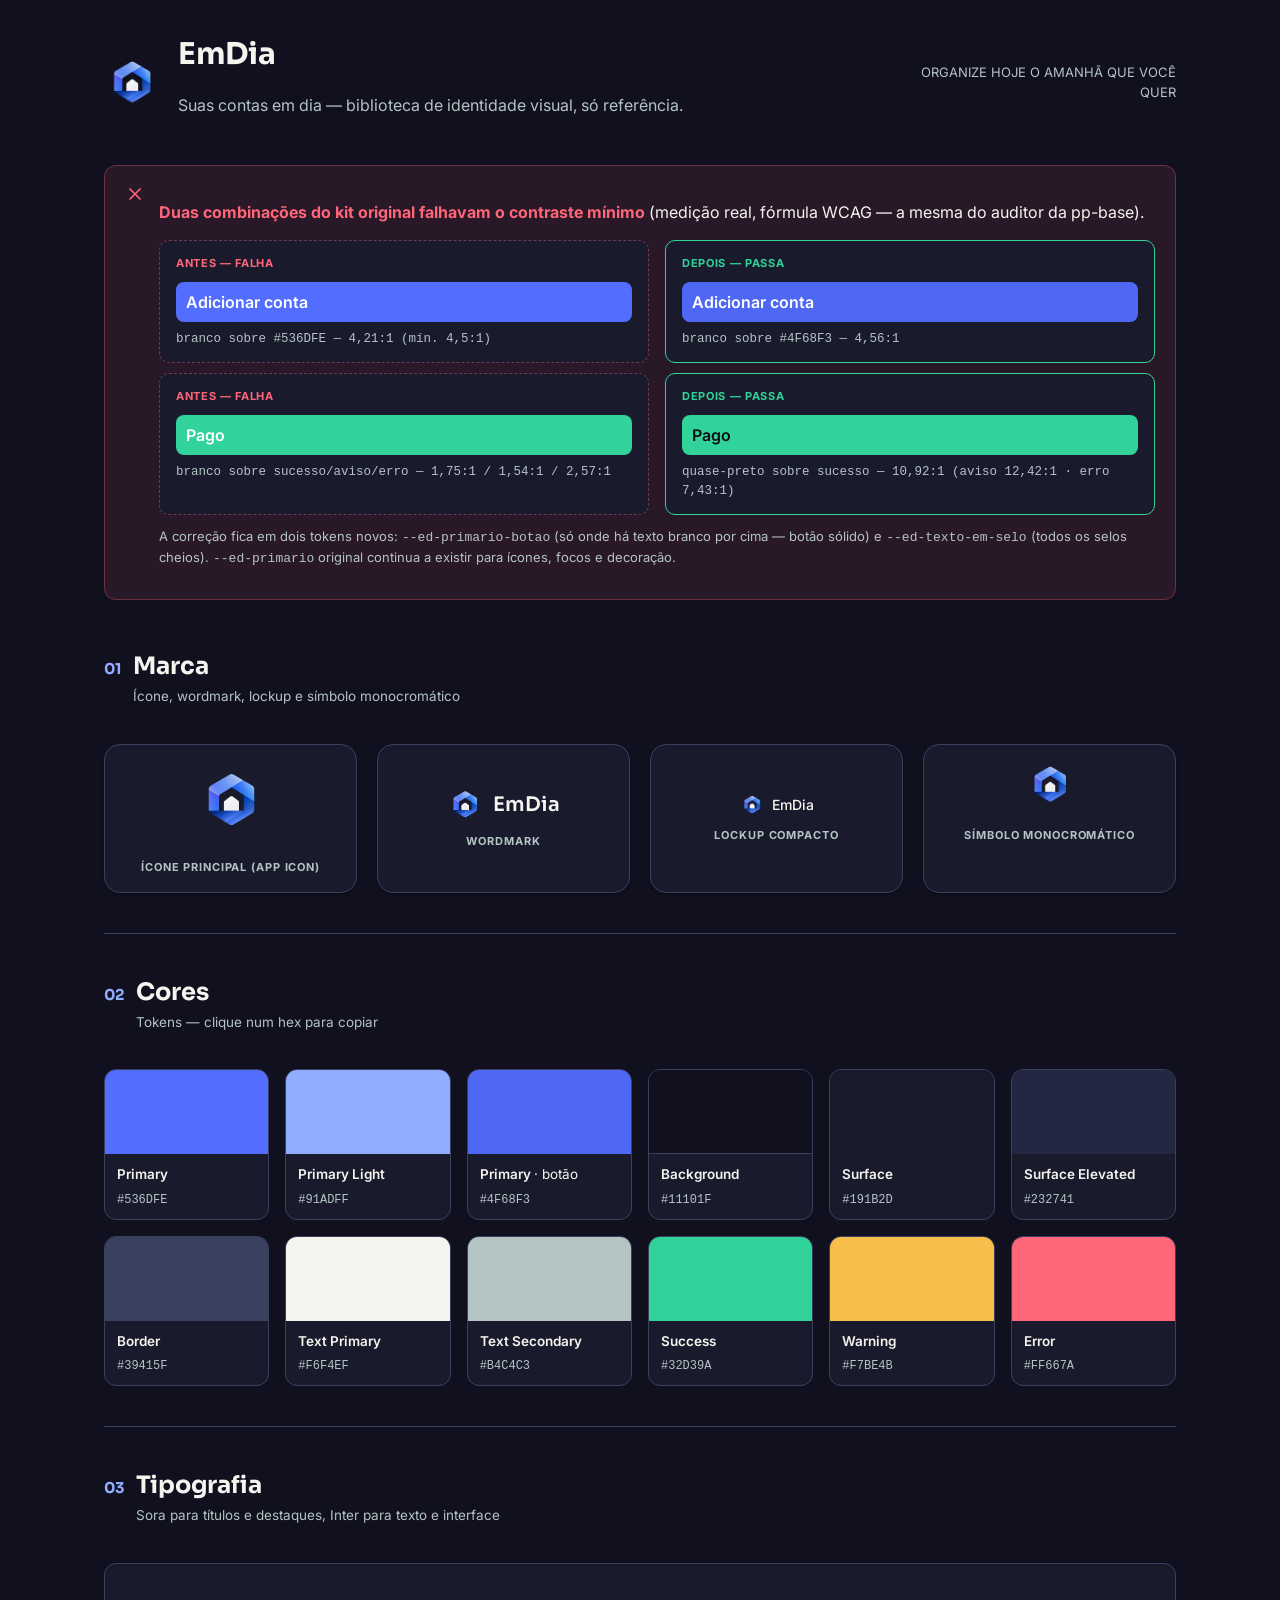
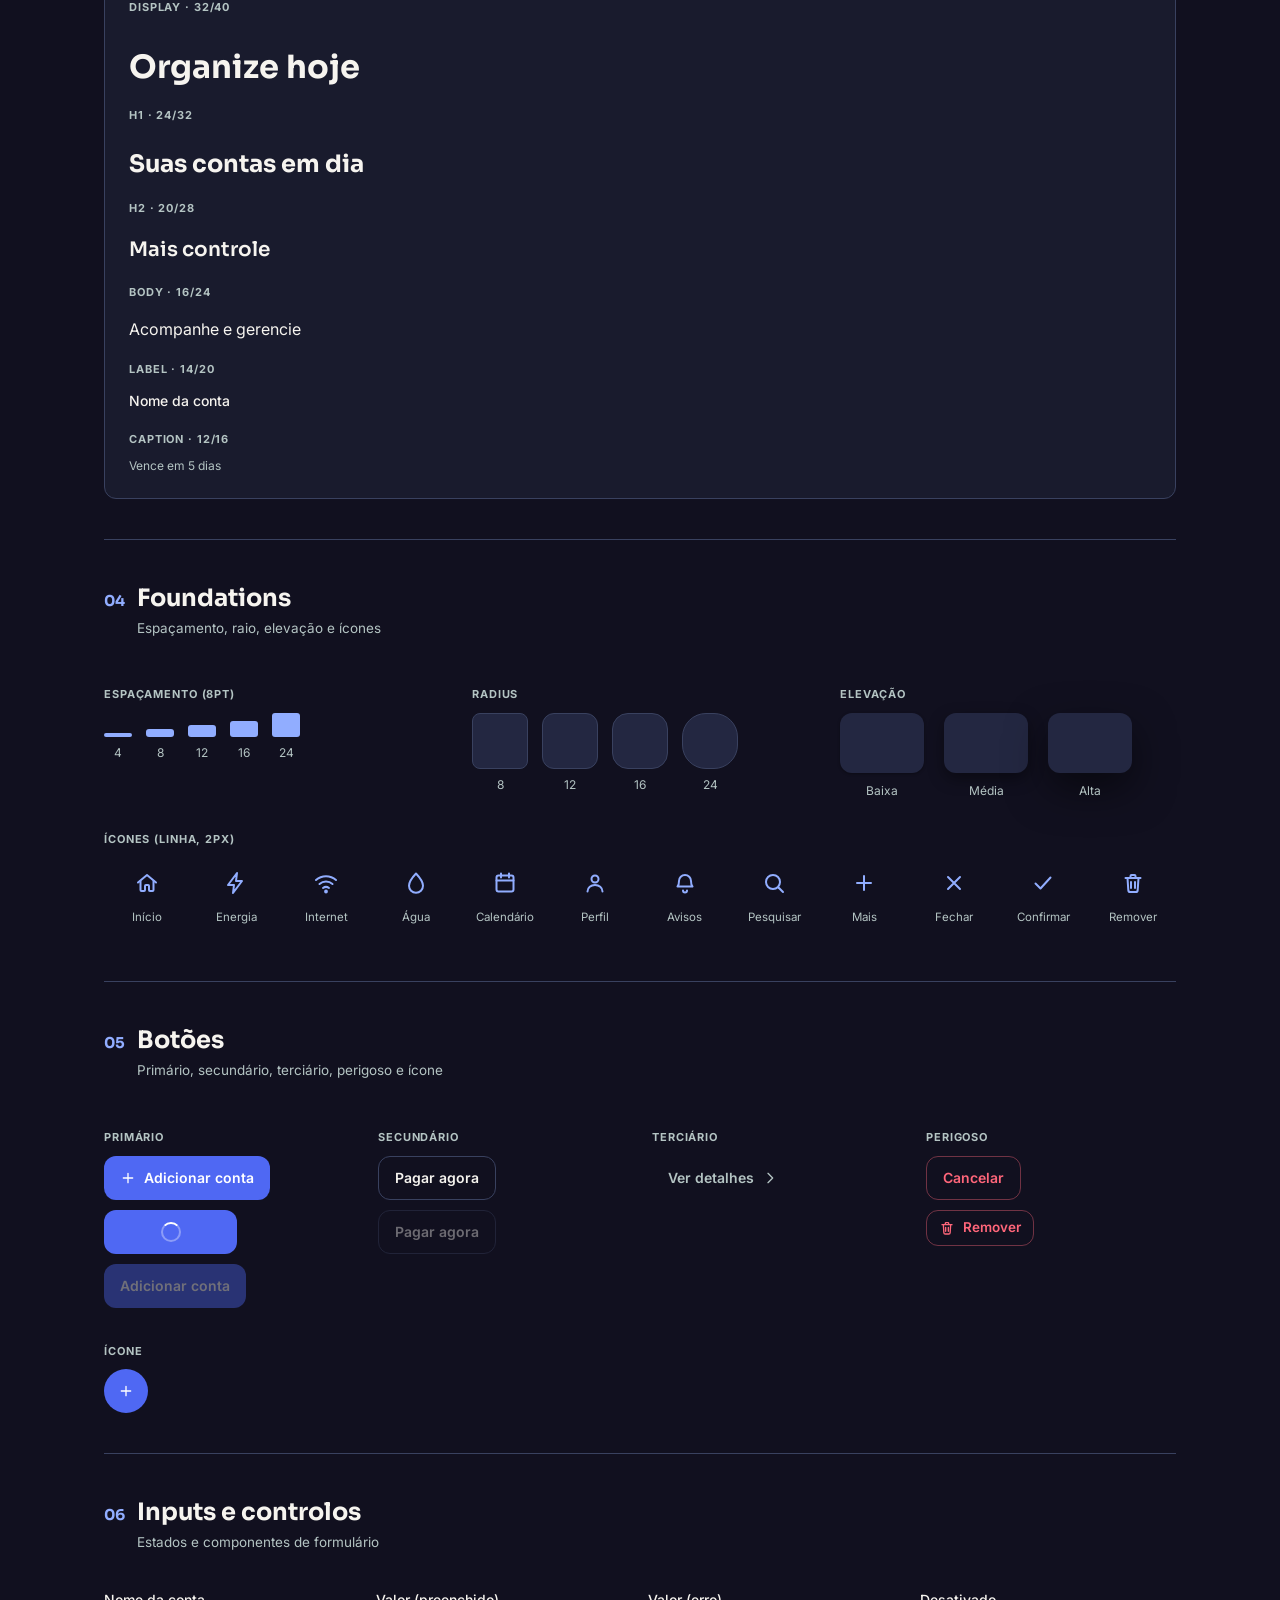
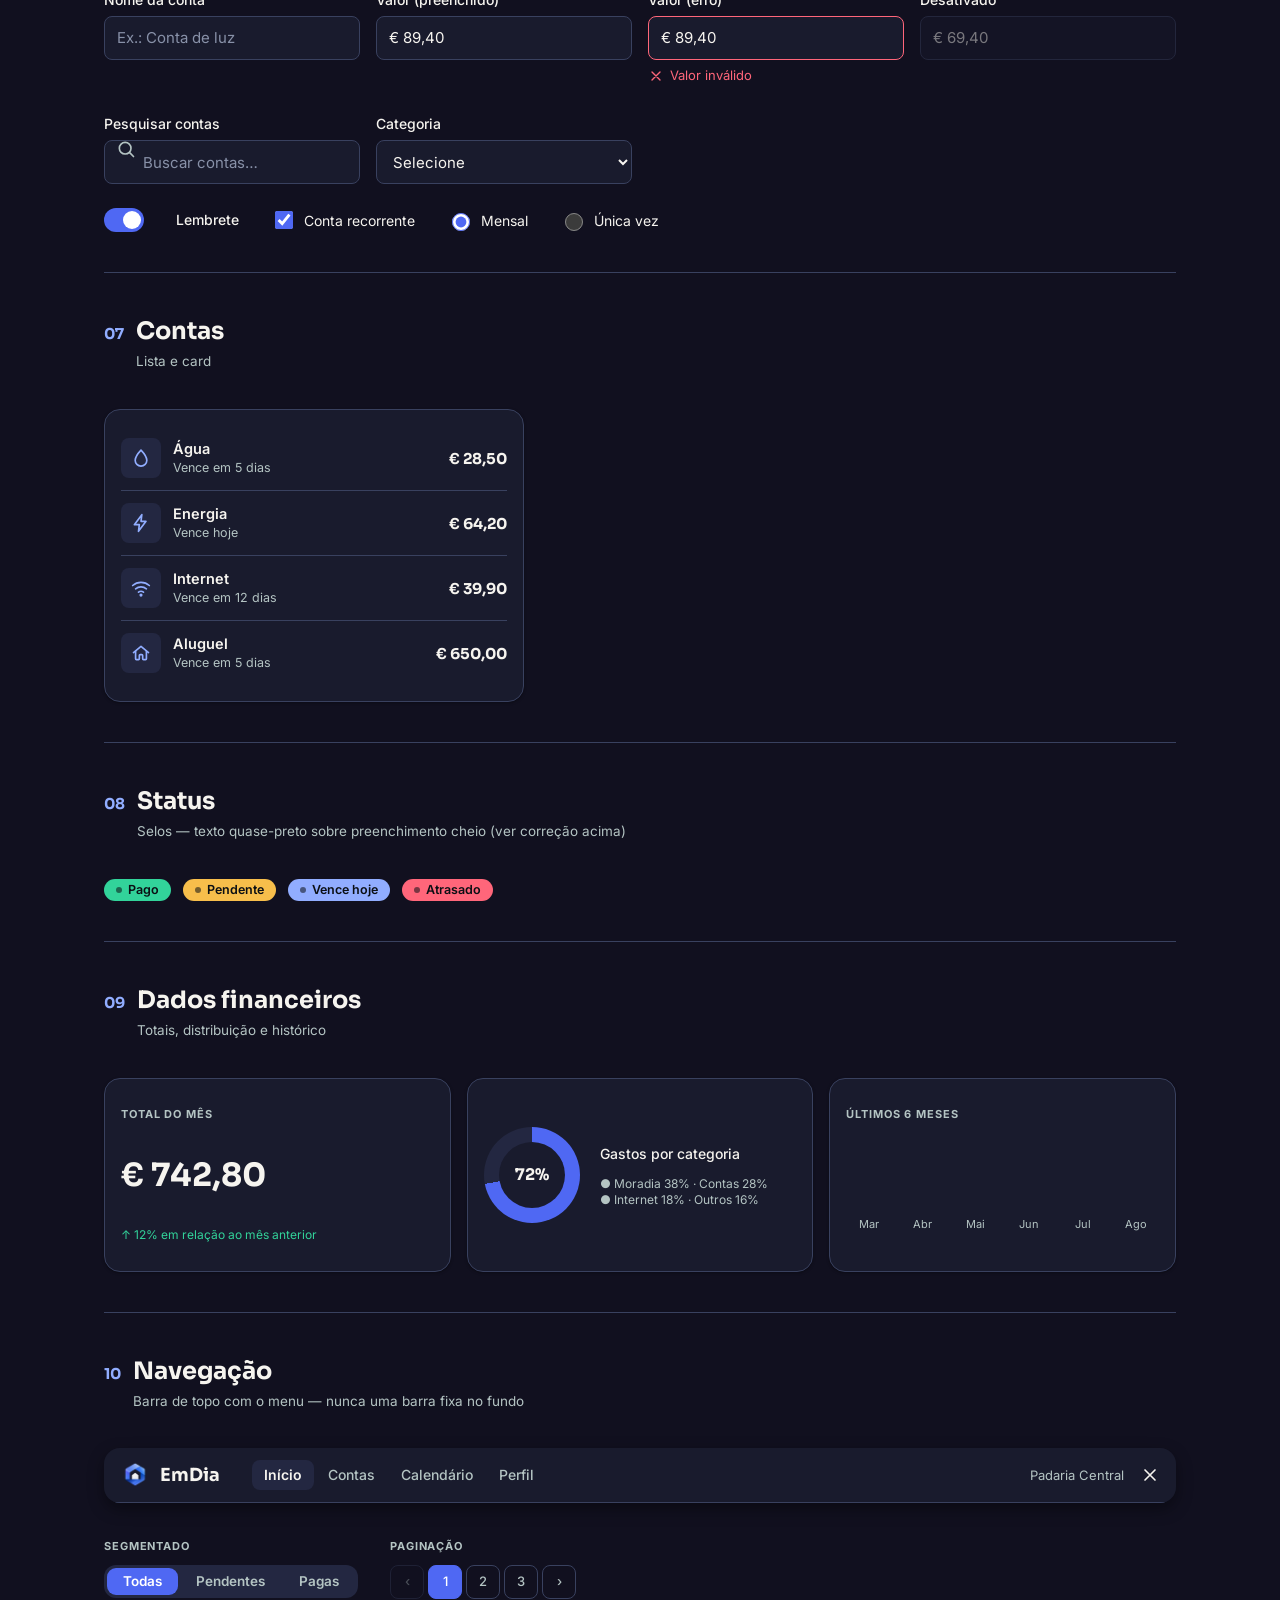
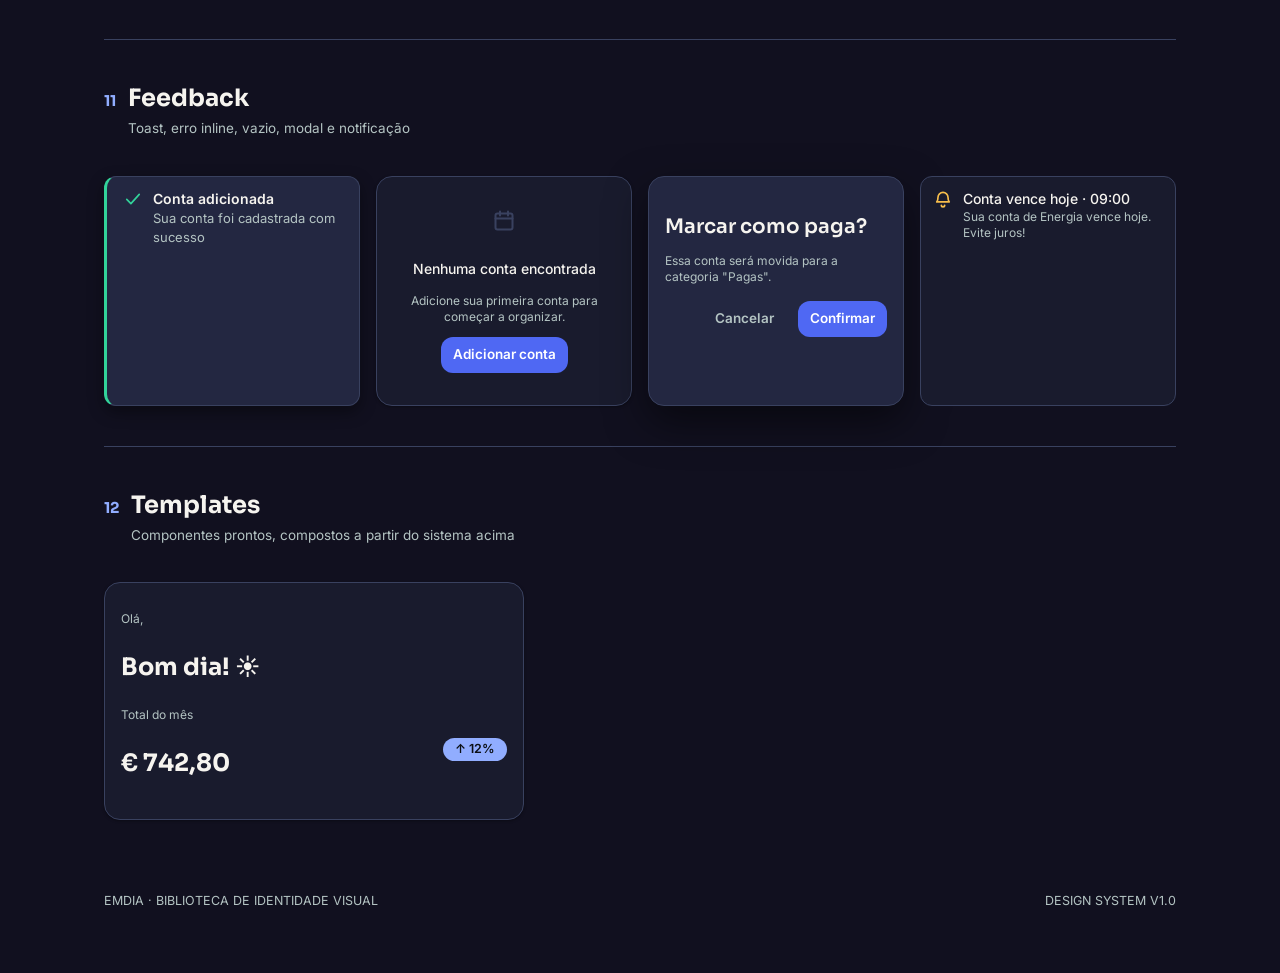
<file: biblioteca.html>
<!DOCTYPE html>
<html lang="pt-PT">
<head>
  <meta charset="UTF-8" />
  <meta name="emdia-versao" content="d6eb3565ac5d" />
  <meta name="viewport" content="width=device-width, initial-scale=1.0" />
  <title>Biblioteca — EmDia</title>
  <meta name="description" content="Referência de identidade visual: cores, tipografia e componentes." />
  <meta name="robots" content="noindex" />
  <link rel="icon" href="favicon-32.png" />
  <link rel="preconnect" href="https://fonts.googleapis.com" />
  <link rel="preconnect" href="https://fonts.gstatic.com" crossorigin />
  <link rel="stylesheet"
        href="https://fonts.googleapis.com/css2?family=Sora:wght@600;700&family=Inter:wght@400;500;600;700&display=swap" />
  <link rel="stylesheet" href="web/biblioteca/emdia.css?v=677fa39c" />
  <style>
    /* só desta página — não faz parte do sistema de desenho da app */
    .bib-secao { padding: 40px 0; border-top: 1px solid var(--ed-borda); }
    .bib-secao:first-of-type { border-top: 0; }
    .bib-titulo-secao { display: flex; align-items: baseline; gap: 12px; margin-bottom: 24px; }
    .bib-num { font-family: var(--ed-display); font-size: 15px; color: var(--ed-primario-claro); font-weight: 700; }
    .bib-titulo-secao h2 { margin: 0; }
    .bib-sub { color: var(--ed-texto-suave); font-size: 13.5px; margin-top: 2px; }
    .bib-grelha { display: grid; grid-template-columns: repeat(auto-fill, minmax(160px, 1fr)); gap: 16px; }
    .bib-swatch { border-radius: 12px; overflow: hidden; border: 1px solid var(--ed-borda); background: var(--ed-superficie); }
    .bib-swatch .cor { height: 84px; }
    .bib-swatch .info { padding: 10px 12px; }
    .bib-swatch .nome { font-weight: 600; font-size: 13.5px; }
    .bib-swatch button.hex {
      font: 500 12px/1 ui-monospace, monospace; color: var(--ed-texto-suave); background: none; border: 0;
      padding: 3px 0 0; cursor: pointer; text-align: left;
    }
    .bib-swatch button.hex:hover { color: var(--ed-primario-claro); }
    .bib-aviso {
      display: flex; gap: 14px; padding: 18px 20px; border-radius: 12px;
      background: rgba(255,102,122,.1); border: 1px solid rgba(255,102,122,.3); margin-bottom: 8px;
    }
    .bib-aviso b { color: var(--ed-erro); }
    .bib-comparativo { display: grid; grid-template-columns: 1fr 1fr; gap: 16px; margin-top: 14px; }
    .bib-comparativo > div { border-radius: 10px; padding: 14px 16px; background: var(--ed-superficie); }
    .bib-antes { border: 1.5px dashed rgba(255,102,122,.4); }
    .bib-depois { border: 1.5px solid var(--ed-sucesso); }
    .bib-comparativo .rotulo { font-size: 11px; font-weight: 700; letter-spacing: .06em; text-transform: uppercase; }
    .bib-antes .rotulo { color: var(--ed-erro); }
    .bib-depois .rotulo { color: var(--ed-sucesso); }
    .bib-comparativo .amostra { margin-top: 10px; font-weight: 600; padding: 8px 10px; border-radius: 8px; }
    .bib-comparativo .medida { font-size: 12.5px; color: var(--ed-texto-suave); margin-top: 8px; font-family: ui-monospace, monospace; }
    .bib-tipo-amostra { background: var(--ed-superficie); border: 1px solid var(--ed-borda); border-radius: 12px; padding: 24px; }
    .bib-tipo-rotulo { font-size: 11px; font-weight: 700; letter-spacing: .08em; text-transform: uppercase; color: var(--ed-texto-suave); margin-bottom: 10px; }
    .bib-icones { display: grid; grid-template-columns: repeat(auto-fill, minmax(84px, 1fr)); gap: 4px; text-align: center; }
    .bib-icones div { padding: 14px 6px; border-radius: 10px; }
    .bib-icones div:hover { background: var(--ed-superficie-elevada); }
    .bib-icones .ed-icone { display: block; margin: 0 auto 8px; color: var(--ed-primario-claro); }
    .bib-icones span.rotulo { font-size: 11.5px; color: var(--ed-texto-suave); }
    .bib-escala-espaco { display: flex; align-items: flex-end; gap: 14px; }
    .bib-escala-espaco div { display: flex; flex-direction: column; align-items: center; gap: 8px; }
    .bib-escala-espaco b { display: block; width: 28px; background: var(--ed-primario-claro); border-radius: 3px; }
    .bib-escala-raio { display: flex; gap: 14px; }
    .bib-escala-raio div { display: flex; flex-direction: column; align-items: center; gap: 8px; }
    .bib-escala-raio b { display: block; width: 56px; height: 56px; background: var(--ed-superficie-elevada); border: 1px solid var(--ed-borda); }
    .bib-elevacao { display: flex; gap: 20px; }
    .bib-elevacao div { display: flex; flex-direction: column; align-items: center; gap: 10px; }
    .bib-elevacao b { display: block; width: 84px; height: 60px; border-radius: 12px; background: var(--ed-superficie-elevada); }
  </style>
</head>
<body>
<div class="ed-pagina">
  <main class="ed-env" style="padding-top:var(--ed-e6);padding-bottom:64px">

    <!-- ══ cabeçalho ══════════════════════════════════════════════════ -->
    <header class="ed-fila" style="justify-content:space-between;flex-wrap:wrap;gap:24px;padding-bottom:32px">
      <div class="ed-fila" style="gap:18px">
        <img src="web/marca/emdia-marca.png" alt="" width="56" height="56" />
        <div>
          <h1 style="font-size:30px">EmDia</h1>
          <p class="ed-suave">Suas contas em dia — biblioteca de identidade visual, só referência.</p>
        </div>
      </div>
      <p class="ed-suave" style="max-width:280px;text-align:right;font-size:13px">
        ORGANIZE HOJE O AMANHÃ QUE VOCÊ QUER
      </p>
    </header>

    <!-- ══ aviso de correção ═════════════════════════════════════════ -->
    <div class="bib-aviso">
      <span class="ed-icone i-fechar" aria-hidden="true" style="color:var(--ed-erro);flex-shrink:0"></span>
      <div>
        <p><b>Duas combinações do kit original falhavam o contraste mínimo</b>
        (medição real, fórmula WCAG — a mesma do auditor da pp-base).</p>
        <div class="bib-comparativo">
          <div class="bib-antes" data-contraste-proposital>
            <div class="rotulo">Antes — falha</div>
            <div class="amostra" style="background:#536DFE;color:#fff">Adicionar conta</div>
            <div class="medida">branco sobre #536DFE — 4,21:1 (mín. 4,5:1)</div>
          </div>
          <div class="bib-depois">
            <div class="rotulo">Depois — passa</div>
            <div class="amostra" style="background:#4F68F3;color:#fff">Adicionar conta</div>
            <div class="medida">branco sobre #4F68F3 — 4,56:1</div>
          </div>
        </div>
        <div class="bib-comparativo" style="margin-top:10px">
          <div class="bib-antes" data-contraste-proposital>
            <div class="rotulo">Antes — falha</div>
            <div class="amostra" style="background:#32D39A;color:#fff">Pago</div>
            <div class="medida">branco sobre sucesso/aviso/erro — 1,75:1 / 1,54:1 / 2,57:1</div>
          </div>
          <div class="bib-depois">
            <div class="rotulo">Depois — passa</div>
            <div class="amostra" style="background:#32D39A;color:#0B0F14">Pago</div>
            <div class="medida">quase-preto sobre sucesso — 10,92:1 (aviso 12,42:1 · erro 7,43:1)</div>
          </div>
        </div>
        <p class="ed-suave" style="margin-top:12px;font-size:13px">
          A correção fica em dois tokens novos: <code>--ed-primario-botao</code> (só onde há texto
          branco por cima — botão sólido) e <code>--ed-texto-em-selo</code> (todos os selos cheios).
          <code>--ed-primario</code> original continua a existir para ícones, focos e decoração.
        </p>
      </div>
    </div>

    <!-- ══ 01. Marca ═════════════════════════════════════════════════ -->
    <section class="bib-secao" id="marca">
      <div class="bib-titulo-secao">
        <span class="bib-num">01</span>
        <div><h2>Marca</h2><p class="bib-sub">Ícone, wordmark, lockup e símbolo monocromático</p></div>
      </div>
      <div style="display:grid;grid-template-columns:repeat(auto-fit,minmax(180px,1fr));gap:20px">
        <div class="ed-cartao" style="text-align:center">
          <img src="web/marca/emdia-512.png" alt="" width="80" height="80" style="border-radius:18px;margin-bottom:12px" />
          <p class="bib-tipo-rotulo" style="margin:0">Ícone principal (App icon)</p>
        </div>
        <div class="ed-cartao" style="display:flex;flex-direction:column;justify-content:center;align-items:center;gap:10px">
          <div class="ed-fila" style="gap:10px">
            <img src="web/marca/emdia-marca.png" alt="" width="36" height="36" />
            <span class="ed-h2">EmDia</span>
          </div>
          <p class="bib-tipo-rotulo" style="margin:0">Wordmark</p>
        </div>
        <div class="ed-cartao" style="display:flex;flex-direction:column;justify-content:center;align-items:center;gap:10px">
          <div class="ed-fila" style="gap:8px">
            <img src="web/marca/emdia-marca.png" alt="" width="24" height="24" />
            <span class="ed-label">EmDia</span>
          </div>
          <p class="bib-tipo-rotulo" style="margin:0">Lockup compacto</p>
        </div>
        <div class="ed-cartao" style="text-align:center">
          <img src="web/marca/emdia-marca.png" alt="" width="48" height="48" style="margin-bottom:12px" />
          <p class="bib-tipo-rotulo" style="margin:0">Símbolo monocromático</p>
        </div>
      </div>
    </section>

    <!-- ══ 02. Cores ═════════════════════════════════════════════════ -->
    <section class="bib-secao" id="cores">
      <div class="bib-titulo-secao">
        <span class="bib-num">02</span>
        <div><h2>Cores</h2><p class="bib-sub">Tokens — clique num hex para copiar</p></div>
      </div>
      <div class="bib-grelha">
        <div class="bib-swatch">
          <div class="cor" style="background:#536DFE"></div>
          <div class="info"><div class="nome">Primary</div>
            <button class="hex" data-copiar="#536DFE">#536DFE</button></div>
        </div>
        <div class="bib-swatch">
          <div class="cor" style="background:#91ADFF"></div>
          <div class="info"><div class="nome">Primary Light</div>
            <button class="hex" data-copiar="#91ADFF">#91ADFF</button></div>
        </div>
        <div class="bib-swatch">
          <div class="cor" style="background:#4F68F3"></div>
          <div class="info"><div class="nome">Primary <span style="font-weight:400">· botão</span></div>
            <button class="hex" data-copiar="#4F68F3">#4F68F3</button></div>
        </div>
        <div class="bib-swatch">
          <div class="cor" style="background:#11101F;border-bottom:1px solid var(--ed-borda)"></div>
          <div class="info"><div class="nome">Background</div>
            <button class="hex" data-copiar="#11101F">#11101F</button></div>
        </div>
        <div class="bib-swatch">
          <div class="cor" style="background:#191B2D"></div>
          <div class="info"><div class="nome">Surface</div>
            <button class="hex" data-copiar="#191B2D">#191B2D</button></div>
        </div>
        <div class="bib-swatch">
          <div class="cor" style="background:#232741"></div>
          <div class="info"><div class="nome">Surface Elevated</div>
            <button class="hex" data-copiar="#232741">#232741</button></div>
        </div>
        <div class="bib-swatch">
          <div class="cor" style="background:#39415F"></div>
          <div class="info"><div class="nome">Border</div>
            <button class="hex" data-copiar="#39415F">#39415F</button></div>
        </div>
        <div class="bib-swatch">
          <div class="cor" style="background:#F6F4EF"></div>
          <div class="info"><div class="nome">Text Primary</div>
            <button class="hex" data-copiar="#F6F4EF">#F6F4EF</button></div>
        </div>
        <div class="bib-swatch">
          <div class="cor" style="background:#B4C4C3"></div>
          <div class="info"><div class="nome">Text Secondary</div>
            <button class="hex" data-copiar="#B4C4C3">#B4C4C3</button></div>
        </div>
        <div class="bib-swatch">
          <div class="cor" style="background:#32D39A"></div>
          <div class="info"><div class="nome">Success</div>
            <button class="hex" data-copiar="#32D39A">#32D39A</button></div>
        </div>
        <div class="bib-swatch">
          <div class="cor" style="background:#F7BE4B"></div>
          <div class="info"><div class="nome">Warning</div>
            <button class="hex" data-copiar="#F7BE4B">#F7BE4B</button></div>
        </div>
        <div class="bib-swatch">
          <div class="cor" style="background:#FF667A"></div>
          <div class="info"><div class="nome">Error</div>
            <button class="hex" data-copiar="#FF667A">#FF667A</button></div>
        </div>
      </div>
    </section>

    <!-- ══ 03. Tipografia ════════════════════════════════════════════ -->
    <section class="bib-secao" id="tipografia">
      <div class="bib-titulo-secao">
        <span class="bib-num">03</span>
        <div><h2>Tipografia</h2><p class="bib-sub">Sora para títulos e destaques, Inter para texto e interface</p></div>
      </div>
      <div class="bib-tipo-amostra">
        <p class="bib-tipo-rotulo">Display · 32/40</p>
        <p class="ed-display" style="margin-bottom:20px">Organize hoje</p>
        <p class="bib-tipo-rotulo">H1 · 24/32</p>
        <p class="ed-h1" style="margin-bottom:20px">Suas contas em dia</p>
        <p class="bib-tipo-rotulo">H2 · 20/28</p>
        <p class="ed-h2" style="margin-bottom:20px">Mais controle</p>
        <p class="bib-tipo-rotulo">Body · 16/24</p>
        <p class="ed-body" style="margin-bottom:20px">Acompanhe e gerencie</p>
        <p class="bib-tipo-rotulo">Label · 14/20</p>
        <p class="ed-label" style="margin-bottom:20px">Nome da conta</p>
        <p class="bib-tipo-rotulo">Caption · 12/16</p>
        <p class="ed-caption" style="margin:0">Vence em 5 dias</p>
      </div>
    </section>

    <!-- ══ 04. Foundations ═══════════════════════════════════════════ -->
    <section class="bib-secao" id="foundations">
      <div class="bib-titulo-secao">
        <span class="bib-num">04</span>
        <div><h2>Foundations</h2><p class="bib-sub">Espaçamento, raio, elevação e ícones</p></div>
      </div>
      <div style="display:grid;grid-template-columns:repeat(auto-fit,minmax(220px,1fr));gap:32px;margin-bottom:32px">
        <div>
          <p class="bib-tipo-rotulo">Espaçamento (8pt)</p>
          <div class="bib-escala-espaco">
            <div><b style="height:4px"></b><span class="ed-caption">4</span></div>
            <div><b style="height:8px"></b><span class="ed-caption">8</span></div>
            <div><b style="height:12px"></b><span class="ed-caption">12</span></div>
            <div><b style="height:16px"></b><span class="ed-caption">16</span></div>
            <div><b style="height:24px"></b><span class="ed-caption">24</span></div>
          </div>
        </div>
        <div>
          <p class="bib-tipo-rotulo">Radius</p>
          <div class="bib-escala-raio">
            <div><b style="border-radius:8px"></b><span class="ed-caption">8</span></div>
            <div><b style="border-radius:12px"></b><span class="ed-caption">12</span></div>
            <div><b style="border-radius:16px"></b><span class="ed-caption">16</span></div>
            <div><b style="border-radius:24px"></b><span class="ed-caption">24</span></div>
          </div>
        </div>
        <div>
          <p class="bib-tipo-rotulo">Elevação</p>
          <div class="bib-elevacao">
            <div><b style="box-shadow:var(--ed-sombra-baixa)"></b><span class="ed-caption">Baixa</span></div>
            <div><b style="box-shadow:var(--ed-sombra-media)"></b><span class="ed-caption">Média</span></div>
            <div><b style="box-shadow:var(--ed-sombra-alta)"></b><span class="ed-caption">Alta</span></div>
          </div>
        </div>
      </div>
      <p class="bib-tipo-rotulo">Ícones (linha, 2px)</p>
      <div class="bib-icones">
        <div><span class="ed-icone ed-icone-24 i-casa" aria-hidden="true"></span><span class="rotulo">Início</span></div>
        <div><span class="ed-icone ed-icone-24 i-energia" aria-hidden="true"></span><span class="rotulo">Energia</span></div>
        <div><span class="ed-icone ed-icone-24 i-internet" aria-hidden="true"></span><span class="rotulo">Internet</span></div>
        <div><span class="ed-icone ed-icone-24 i-agua" aria-hidden="true"></span><span class="rotulo">Água</span></div>
        <div><span class="ed-icone ed-icone-24 i-calendario" aria-hidden="true"></span><span class="rotulo">Calendário</span></div>
        <div><span class="ed-icone ed-icone-24 i-utilizador" aria-hidden="true"></span><span class="rotulo">Perfil</span></div>
        <div><span class="ed-icone ed-icone-24 i-notificacoes" aria-hidden="true"></span><span class="rotulo">Avisos</span></div>
        <div><span class="ed-icone ed-icone-24 i-procurar" aria-hidden="true"></span><span class="rotulo">Pesquisar</span></div>
        <div><span class="ed-icone ed-icone-24 i-mais" aria-hidden="true"></span><span class="rotulo">Mais</span></div>
        <div><span class="ed-icone ed-icone-24 i-fechar" aria-hidden="true"></span><span class="rotulo">Fechar</span></div>
        <div><span class="ed-icone ed-icone-24 i-verificar" aria-hidden="true"></span><span class="rotulo">Confirmar</span></div>
        <div><span class="ed-icone ed-icone-24 i-lixo" aria-hidden="true"></span><span class="rotulo">Remover</span></div>
      </div>
    </section>

    <!-- ══ 05. Botões ════════════════════════════════════════════════ -->
    <section class="bib-secao" id="botoes">
      <div class="bib-titulo-secao">
        <span class="bib-num">05</span>
        <div><h2>Botões</h2><p class="bib-sub">Primário, secundário, terciário, perigoso e ícone</p></div>
      </div>
      <div style="display:grid;grid-template-columns:repeat(auto-fit,minmax(200px,1fr));gap:24px">
        <div>
          <p class="bib-tipo-rotulo">Primário</p>
          <!-- carregando/desativado: texto sem contraste suficiente é
               esperado (WCAG 1.4.3 isenta componentes inativos) -->
          <div style="display:flex;flex-direction:column;gap:10px;align-items:flex-start" data-contraste-proposital>
            <button type="button" class="ed-botao ed-botao-primario"><span class="ed-icone ed-icone-16 i-mais" aria-hidden="true"></span>Adicionar conta</button>
            <button type="button" class="ed-botao ed-botao-primario ed-botao-carregando">Adicionando…</button>
            <button type="button" class="ed-botao ed-botao-primario" disabled>Adicionar conta</button>
          </div>
        </div>
        <div>
          <p class="bib-tipo-rotulo">Secundário</p>
          <div style="display:flex;flex-direction:column;gap:10px;align-items:flex-start" data-contraste-proposital>
            <button type="button" class="ed-botao ed-botao-secundario">Pagar agora</button>
            <button type="button" class="ed-botao ed-botao-secundario" disabled>Pagar agora</button>
          </div>
        </div>
        <div>
          <p class="bib-tipo-rotulo">Terciário</p>
          <div style="display:flex;flex-direction:column;gap:10px;align-items:flex-start">
            <button type="button" class="ed-botao ed-botao-terciario">Ver detalhes<span class="ed-icone ed-icone-16 i-seta-direita" aria-hidden="true"></span></button>
          </div>
        </div>
        <div>
          <p class="bib-tipo-rotulo">Perigoso</p>
          <div style="display:flex;flex-direction:column;gap:10px;align-items:flex-start">
            <button type="button" class="ed-botao ed-botao-perigoso">Cancelar</button>
            <button type="button" class="ed-botao ed-botao-perigoso ed-botao-pequeno"><span class="ed-icone ed-icone-16 i-lixo" aria-hidden="true"></span>Remover</button>
          </div>
        </div>
        <div>
          <p class="bib-tipo-rotulo">Ícone</p>
          <div class="ed-fila">
            <button type="button" class="ed-botao-icone" aria-label="Adicionar"><span class="ed-icone ed-icone-16 i-mais" aria-hidden="true"></span></button>
          </div>
        </div>
      </div>
    </section>

    <!-- ══ 06. Inputs e controlos ════════════════════════════════════ -->
    <section class="bib-secao" id="inputs">
      <div class="bib-titulo-secao">
        <span class="bib-num">06</span>
        <div><h2>Inputs e controlos</h2><p class="bib-sub">Estados e componentes de formulário</p></div>
      </div>
      <div style="display:grid;grid-template-columns:repeat(auto-fit,minmax(220px,1fr));gap:var(--ed-e4);margin-bottom:24px">
        <div class="ed-campo" style="margin:0">
          <label for="ex-nome">Nome da conta</label>
          <input id="ex-nome" placeholder="Ex.: Conta de luz" />
        </div>
        <div class="ed-campo" style="margin:0">
          <label for="ex-valor">Valor (preenchido)</label>
          <input id="ex-valor" value="€ 89,40" readonly />
        </div>
        <div class="ed-campo ed-erro" style="margin:0">
          <label for="ex-erro">Valor (erro)</label>
          <input id="ex-erro" value="€ 89,40" readonly />
          <p class="ed-msg-erro"><span class="ed-icone ed-icone-16 i-fechar" aria-hidden="true"></span>Valor inválido</p>
        </div>
        <div class="ed-campo" style="margin:0">
          <label for="ex-desativado">Desativado</label>
          <input id="ex-desativado" value="€ 69,40" disabled />
        </div>
        <div class="ed-campo ed-busca" style="margin:0">
          <label for="ex-busca">Pesquisar contas</label>
          <span class="ed-icone i-procurar" aria-hidden="true"></span>
          <input id="ex-busca" type="search" placeholder="Buscar contas…" />
        </div>
        <div class="ed-campo" style="margin:0">
          <label for="ex-categoria">Categoria</label>
          <select id="ex-categoria"><option>Selecione</option></select>
        </div>
      </div>
      <div class="ed-fila" style="gap:32px">
        <label class="ed-toggle"><input type="checkbox" checked /><span class="trilho"></span></label>
        <span class="ed-label">Lembrete</span>
        <label class="ed-checkbox"><input type="checkbox" checked />Conta recorrente</label>
        <label class="ed-radio"><input type="radio" name="ex-r" checked />Mensal</label>
        <label class="ed-radio"><input type="radio" name="ex-r" />Única vez</label>
      </div>
    </section>

    <!-- ══ 07. Contas ════════════════════════════════════════════════ -->
    <section class="bib-secao" id="contas">
      <div class="bib-titulo-secao">
        <span class="bib-num">07</span>
        <div><h2>Contas</h2><p class="bib-sub">Lista e card</p></div>
      </div>
      <div class="ed-cartao" style="max-width:420px">
        <div class="ed-conta-linha">
          <span class="ed-conta-icone"><span class="ed-icone i-agua" aria-hidden="true"></span></span>
          <div class="info"><div class="nome">Água</div><div class="venc">Vence em 5 dias</div></div>
          <div class="valor">€ 28,50</div>
        </div>
        <div class="ed-conta-linha">
          <span class="ed-conta-icone"><span class="ed-icone i-energia" aria-hidden="true"></span></span>
          <div class="info"><div class="nome">Energia</div><div class="venc">Vence hoje</div></div>
          <div class="valor">€ 64,20</div>
        </div>
        <div class="ed-conta-linha">
          <span class="ed-conta-icone"><span class="ed-icone i-internet" aria-hidden="true"></span></span>
          <div class="info"><div class="nome">Internet</div><div class="venc">Vence em 12 dias</div></div>
          <div class="valor">€ 39,90</div>
        </div>
        <div class="ed-conta-linha">
          <span class="ed-conta-icone"><span class="ed-icone i-casa" aria-hidden="true"></span></span>
          <div class="info"><div class="nome">Aluguel</div><div class="venc">Vence em 5 dias</div></div>
          <div class="valor">€ 650,00</div>
        </div>
      </div>
    </section>

    <!-- ══ 08. Status ════════════════════════════════════════════════ -->
    <section class="bib-secao" id="status">
      <div class="bib-titulo-secao">
        <span class="bib-num">08</span>
        <div><h2>Status</h2><p class="bib-sub">Selos — texto quase-preto sobre preenchimento cheio (ver correção acima)</p></div>
      </div>
      <div class="ed-fila">
        <span class="ed-selo ed-selo-pago"><span class="ponto"></span>Pago</span>
        <span class="ed-selo ed-selo-pendente"><span class="ponto"></span>Pendente</span>
        <span class="ed-selo ed-selo-vence-hoje"><span class="ponto"></span>Vence hoje</span>
        <span class="ed-selo ed-selo-atrasado"><span class="ponto"></span>Atrasado</span>
      </div>
    </section>

    <!-- ══ 09. Dados financeiros ═════════════════════════════════════ -->
    <section class="bib-secao" id="financeiro">
      <div class="bib-titulo-secao">
        <span class="bib-num">09</span>
        <div><h2>Dados financeiros</h2><p class="bib-sub">Totais, distribuição e histórico</p></div>
      </div>
      <div style="display:grid;grid-template-columns:repeat(auto-fit,minmax(220px,1fr));gap:var(--ed-e4)">
        <div class="ed-cartao">
          <p class="bib-tipo-rotulo">Total do mês</p>
          <p class="ed-display">€ 742,80</p>
          <p class="ed-caption" style="color:var(--ed-sucesso)">↑ 12% em relação ao mês anterior</p>
        </div>
        <div class="ed-cartao" style="display:flex;align-items:center;gap:20px">
          <div class="ed-donut" style="--pct:72"><span>72%</span></div>
          <div>
            <p class="ed-label" style="margin-bottom:8px">Gastos por categoria</p>
            <p class="ed-caption">● Moradia 38% · Contas 28%<br>● Internet 18% · Outros 16%</p>
          </div>
        </div>
        <div class="ed-cartao">
          <p class="bib-tipo-rotulo">Últimos 6 meses</p>
          <div class="ed-barra-mensal">
            <div class="col"><b style="height:40%"></b><span>Mar</span></div>
            <div class="col"><b style="height:55%"></b><span>Abr</span></div>
            <div class="col"><b style="height:50%"></b><span>Mai</span></div>
            <div class="col"><b style="height:70%"></b><span>Jun</span></div>
            <div class="col"><b style="height:60%"></b><span>Jul</span></div>
            <div class="col"><b style="height:80%"></b><span>Ago</span></div>
          </div>
        </div>
      </div>
    </section>

    <!-- ══ 10. Navegação ═════════════════════════════════════════════ -->
    <section class="bib-secao" id="navegacao">
      <div class="bib-titulo-secao">
        <span class="bib-num">10</span>
        <div><h2>Navegação</h2><p class="bib-sub">Barra de topo com o menu — nunca uma barra fixa no fundo</p></div>
      </div>
      <div style="border-radius:var(--ed-r-lg);overflow:hidden;box-shadow:var(--ed-sombra-media);margin-bottom:24px">
        <div class="ed-topo" style="position:static">
          <div class="ed-topo-int">
            <a class="ed-marca" href="#"><img src="web/marca/emdia-marca.png" alt="" />EmDia</a>
            <nav aria-label="Navegação principal">
              <a href="#" aria-current="page">Início</a>
              <a href="#">Contas</a>
              <a href="#">Calendário</a>
              <a href="#">Perfil</a>
            </nav>
            <span style="flex:1"></span>
            <span class="ed-suave" style="font-size:13px">Padaria Central</span>
            <span class="ed-icone i-fechar" aria-hidden="true"></span>
          </div>
        </div>
      </div>
      <div class="ed-fila" style="gap:32px;align-items:flex-start;flex-wrap:wrap">
        <div>
          <p class="bib-tipo-rotulo">Segmentado</p>
          <div class="ed-segmentado">
            <button type="button" aria-current="true">Todas</button>
            <button type="button">Pendentes</button>
            <button type="button">Pagas</button>
          </div>
        </div>
        <div>
          <p class="bib-tipo-rotulo">Paginação</p>
          <nav class="ed-paginacao" aria-label="Paginação">
            <button type="button" disabled data-contraste-proposital>‹</button>
            <button type="button" aria-current="page">1</button>
            <button type="button">2</button>
            <button type="button">3</button>
            <button type="button">›</button>
          </nav>
        </div>
      </div>
    </section>

    <!-- ══ 11. Feedback ══════════════════════════════════════════════ -->
    <section class="bib-secao" id="feedback">
      <div class="bib-titulo-secao">
        <span class="bib-num">11</span>
        <div><h2>Feedback</h2><p class="bib-sub">Toast, erro inline, vazio, modal e notificação</p></div>
      </div>
      <div style="display:grid;grid-template-columns:repeat(auto-fit,minmax(240px,1fr));gap:var(--ed-e4)">
        <div class="ed-toast">
          <span class="ed-icone i-verificar" aria-hidden="true" style="color:var(--ed-sucesso)"></span>
          <div><div class="titulo">Conta adicionada</div><div class="desc">Sua conta foi cadastrada com sucesso</div></div>
        </div>
        <div class="ed-cartao">
          <div class="ed-vazio" style="padding:var(--ed-e4)">
            <span class="ed-icone ed-icone-24 i-calendario" aria-hidden="true"></span>
            <p class="ed-label" style="color:var(--ed-texto)">Nenhuma conta encontrada</p>
            <p class="ed-caption" style="margin-bottom:var(--ed-e3)">Adicione sua primeira conta para começar a organizar.</p>
            <button type="button" class="ed-botao ed-botao-primario ed-botao-pequeno">Adicionar conta</button>
          </div>
        </div>
        <div class="ed-modal">
          <p class="ed-h2" style="margin-bottom:8px">Marcar como paga?</p>
          <p class="ed-caption" style="margin-bottom:var(--ed-e4)">Essa conta será movida para a categoria "Pagas".</p>
          <div class="ed-fila" style="justify-content:flex-end">
            <button type="button" class="ed-botao ed-botao-terciario ed-botao-pequeno">Cancelar</button>
            <button type="button" class="ed-botao ed-botao-primario ed-botao-pequeno">Confirmar</button>
          </div>
        </div>
        <div class="ed-notificacao">
          <span class="ed-icone i-notificacoes" aria-hidden="true" style="color:var(--ed-aviso)"></span>
          <div><div class="ed-label">Conta vence hoje · 09:00</div>
            <div class="ed-caption">Sua conta de Energia vence hoje. Evite juros!</div></div>
        </div>
      </div>
    </section>

    <!-- ══ 12. Templates ═════════════════════════════════════════════ -->
    <section class="bib-secao" id="templates">
      <div class="bib-titulo-secao">
        <span class="bib-num">12</span>
        <div><h2>Templates</h2><p class="bib-sub">Componentes prontos, compostos a partir do sistema acima</p></div>
      </div>
      <div class="ed-cartao" style="max-width:420px">
        <p class="ed-caption">Olá,</p>
        <p class="ed-h1" style="margin-bottom:var(--ed-e3)">Bom dia! ☀️</p>
        <div class="ed-fila" style="justify-content:space-between">
          <div>
            <p class="ed-caption">Total do mês</p>
            <p class="ed-h1">€ 742,80</p>
          </div>
          <span class="ed-selo ed-selo-vence-hoje">↑ 12%</span>
        </div>
      </div>
    </section>

    <footer class="ed-suave" style="padding-top:32px;font-size:12.5px;display:flex;justify-content:space-between;flex-wrap:wrap;gap:8px">
      <span>EMDIA · BIBLIOTECA DE IDENTIDADE VISUAL</span>
      <span>DESIGN SYSTEM V1.0</span>
    </footer>
  </main>
</div>

<script src="web/biblioteca/emdia.js?v=13c1e9d4"></script>
</body>
</html>
</file>
<file: web/biblioteca/emdia.css>
/* EmDia — sistema de desenho. Tema escuro, Sora (títulos) + Inter (texto).
   Tokens extraídos do kit de identidade fornecido pelo Germano (11 de
   setembro de 2026); duas correções de contraste medidas (ver secção
   "Cores" da biblioteca) estão marcadas com comentário. */

:root {
  /* cor de marca */
  --ed-primario: #536DFE;
  --ed-primario-claro: #91ADFF;
  /* correção de contraste: branco sobre --ed-primario mede 4,21:1 (abaixo
     de 4,5:1) — usar este tom, não --ed-primario, sempre que o texto por
     cima for branco/claro (botão sólido, selo cheio). */
  --ed-primario-botao: #4F68F3;

  --ed-fundo: #11101F;
  --ed-superficie: #191B2D;
  --ed-superficie-elevada: #232741;
  --ed-borda: #39415F;

  --ed-texto: #F6F4EF;
  --ed-texto-suave: #B4C4C3;

  --ed-sucesso: #32D39A;
  --ed-aviso: #F7BE4B;
  --ed-erro: #FF667A;
  /* correção de contraste: texto branco sobre sucesso/aviso/erro mede
     1,75:1 / 1,54:1 / 2,57:1 — muito abaixo do mínimo. Texto preto sobre
     estas três mede 10,9:1 / 12,4:1 / 7,4:1 — por isso os selos cheios
     usam --ed-texto-em-selo (quase preto), nunca branco. */
  --ed-texto-em-selo: #0B0F14;

  --ed-e1: 4px; --ed-e2: 8px; --ed-e3: 12px; --ed-e4: 16px; --ed-e5: 24px; --ed-e6: 32px;
  --ed-r-sm: 8px; --ed-r: 12px; --ed-r-lg: 16px; --ed-r-xl: 24px;

  --ed-sombra-baixa: 0 1px 3px rgba(0,0,0,.35);
  --ed-sombra-media: 0 6px 16px rgba(0,0,0,.4);
  --ed-sombra-alta: 0 16px 40px rgba(0,0,0,.5);

  --ed-display: 'Sora', 'Inter', sans-serif;
  --ed-fonte: 'Inter', sans-serif;
}

* { box-sizing: border-box; }
html { color-scheme: dark; }
body {
  margin: 0; background: var(--ed-fundo); color: var(--ed-texto);
  font: 400 16px/1.5 var(--ed-fonte); -webkit-font-smoothing: antialiased;
}
h1, h2, h3, h4 { font-family: var(--ed-display); font-weight: 700; margin: 0; color: var(--ed-texto); }
a { color: inherit; }
[hidden] { display: none !important; }

/* ── escala de tipografia (ver biblioteca secção 03) ─────────────────── */
.ed-display { font: 700 32px/40px var(--ed-display); }
.ed-h1 { font: 700 24px/32px var(--ed-display); }
.ed-h2 { font: 600 20px/28px var(--ed-display); }
.ed-body { font: 400 16px/24px var(--ed-fonte); }
.ed-label { font: 500 14px/20px var(--ed-fonte); }
.ed-caption { font: 400 12px/16px var(--ed-fonte); color: var(--ed-texto-suave); }
.ed-suave { color: var(--ed-texto-suave); }

/* ── layout ───────────────────────────────────────────────────────────── */
.ed-pagina { min-height: 100vh; background: var(--ed-fundo); }
.ed-env { max-width: 1120px; margin: 0 auto; padding: 0 var(--ed-e5); }
.ed-fila { display: flex; align-items: center; gap: var(--ed-e3); flex-wrap: wrap; }

/* ── ícones (linha, 2px — ver web/icones) ────────────────────────────── */
.ed-icone {
  display: inline-block; width: 20px; height: 20px; flex-shrink: 0;
  vertical-align: -4px; background-color: currentColor;
  -webkit-mask: var(--i) center/contain no-repeat; mask: var(--i) center/contain no-repeat;
}
.ed-icone-16 { width: 16px; height: 16px; vertical-align: -3px; }
.ed-icone-24 { width: 24px; height: 24px; vertical-align: -6px; }
.i-casa          { --i: url(../icones/casa.svg); }
.i-energia       { --i: url(../icones/energia.svg); }
.i-internet      { --i: url(../icones/internet.svg); }
.i-agua          { --i: url(../icones/agua.svg); }
.i-calendario    { --i: url(../icones/calendario.svg); }
.i-utilizador    { --i: url(../icones/utilizador.svg); }
.i-notificacoes  { --i: url(../icones/notificacoes.svg); }
.i-procurar      { --i: url(../icones/procurar.svg); }
.i-mais          { --i: url(../icones/mais.svg); }
.i-fechar        { --i: url(../icones/fechar.svg); }
.i-seta-direita  { --i: url(../icones/seta-direita.svg); }
.i-verificar     { --i: url(../icones/verificar.svg); }
.i-menu          { --i: url(../icones/menu.svg); }
.i-lixo          { --i: url(../icones/lixo.svg); }
.i-recibo        { --i: url(../icones/recibo.svg); }

/* ── botões ───────────────────────────────────────────────────────────── */
.ed-botao {
  display: inline-flex; align-items: center; justify-content: center; gap: 8px;
  height: 44px; padding: 0 var(--ed-e4); border-radius: var(--ed-r); border: 0;
  font: 600 14px/1 var(--ed-fonte); cursor: pointer; white-space: nowrap;
  transition: background 120ms ease, border-color 120ms ease, opacity 120ms ease;
}
.ed-botao-pequeno { height: 36px; padding: 0 var(--ed-e3); font-size: 13.5px; }
.ed-botao-primario { background: var(--ed-primario-botao); color: #fff; }
.ed-botao-primario:hover { background: #435CE0; }
.ed-botao-primario:active { background: #384FCB; }
.ed-botao-secundario {
  background: transparent; color: var(--ed-texto); border: 1.5px solid var(--ed-borda);
}
.ed-botao-secundario:hover { border-color: var(--ed-primario-claro); background: rgba(145,173,255,.08); }
.ed-botao-terciario { background: transparent; color: var(--ed-texto-suave); }
.ed-botao-terciario:hover { color: var(--ed-texto); }
.ed-botao-perigoso { background: transparent; color: var(--ed-erro); border: 1.5px solid rgba(255,102,122,.4); }
.ed-botao-perigoso:hover { background: rgba(255,102,122,.1); }
.ed-botao:disabled { opacity: .4; cursor: not-allowed; }
.ed-botao:focus-visible { outline: 2px solid var(--ed-primario-claro); outline-offset: 2px; }
.ed-botao-icone {
  width: 44px; height: 44px; padding: 0; border-radius: 50%;
  background: var(--ed-primario-botao); color: #fff; border: 0;
}
.ed-botao-carregando { position: relative; color: transparent !important; }
.ed-botao-carregando::after {
  content: ''; position: absolute; width: 16px; height: 16px; border-radius: 50%;
  border: 2px solid rgba(255,255,255,.35); border-top-color: #fff;
  animation: ed-girar .7s linear infinite;
}
@keyframes ed-girar { to { transform: rotate(360deg); } }

/* ── campos ───────────────────────────────────────────────────────────── */
.ed-campo { margin-bottom: var(--ed-e4); }
.ed-campo label { display: block; font: 500 14px/20px var(--ed-fonte); margin-bottom: 6px; color: var(--ed-texto); }
.ed-campo input, .ed-campo select {
  width: 100%; height: 44px; padding: 0 var(--ed-e3); border-radius: var(--ed-r-sm);
  border: 1.5px solid var(--ed-borda); background: var(--ed-superficie); color: var(--ed-texto);
  font: 400 15px/1 var(--ed-fonte);
}
.ed-campo input::placeholder { color: #8891A8; }
.ed-campo input:focus, .ed-campo select:focus {
  outline: none; border-color: var(--ed-primario-claro); box-shadow: 0 0 0 3px rgba(145,173,255,.18);
}
.ed-campo.ed-erro input { border-color: var(--ed-erro); }
.ed-campo .ed-msg-erro { display: flex; align-items: center; gap: 6px; margin-top: 6px; font-size: 13px; color: var(--ed-erro); }
.ed-campo input:disabled { opacity: .45; cursor: not-allowed; }
.ed-busca { position: relative; }
.ed-busca .ed-icone { position: absolute; left: 12px; top: 50%; transform: translateY(-50%); color: var(--ed-texto-suave); }
.ed-busca input { padding-left: 38px; }

.ed-toggle { position: relative; display: inline-block; width: 40px; height: 24px; }
.ed-toggle input { position: absolute; opacity: 0; width: 100%; height: 100%; margin: 0; cursor: pointer; }
.ed-toggle .trilho {
  position: absolute; inset: 0; border-radius: 999px; background: var(--ed-borda);
  transition: background 150ms ease;
}
.ed-toggle .trilho::before {
  content: ''; position: absolute; width: 18px; height: 18px; left: 3px; top: 3px;
  border-radius: 50%; background: #fff; transition: transform 150ms ease;
}
.ed-toggle input:checked + .trilho { background: var(--ed-primario-botao); }
.ed-toggle input:checked + .trilho::before { transform: translateX(16px); }

.ed-checkbox, .ed-radio { display: inline-flex; align-items: center; gap: 8px; cursor: pointer; font-size: 14px; }
.ed-checkbox input, .ed-radio input {
  width: 18px; height: 18px; accent-color: var(--ed-primario-botao); cursor: pointer;
}

/* ── selos / status (pills) ──────────────────────────────────────────── */
.ed-selo {
  display: inline-flex; align-items: center; gap: 6px; padding: 5px 12px;
  border-radius: 999px; font: 600 12.5px/1 var(--ed-fonte); color: var(--ed-texto-em-selo);
}
.ed-selo .ponto { width: 6px; height: 6px; border-radius: 50%; background: currentColor; opacity: .55; }
.ed-selo-pago      { background: var(--ed-sucesso); }
.ed-selo-pendente  { background: var(--ed-aviso); }
.ed-selo-vence-hoje{ background: var(--ed-primario-claro); }
.ed-selo-atrasado  { background: var(--ed-erro); }

/* ── cartões ──────────────────────────────────────────────────────────── */
.ed-cartao {
  background: var(--ed-superficie); border: 1px solid var(--ed-borda);
  border-radius: var(--ed-r-lg); padding: var(--ed-e4); box-shadow: var(--ed-sombra-baixa);
}
.ed-conta-linha {
  display: flex; align-items: center; gap: var(--ed-e3);
  padding: var(--ed-e3) 0; border-bottom: 1px solid var(--ed-borda);
}
.ed-conta-linha:last-child { border-bottom: 0; }
.ed-conta-icone {
  display: grid; place-items: center; width: 40px; height: 40px; border-radius: var(--ed-r-sm);
  background: var(--ed-superficie-elevada); color: var(--ed-primario-claro); flex-shrink: 0;
}
.ed-conta-linha .info { flex: 1; min-width: 0; }
.ed-conta-linha .nome { font: 600 14.5px/20px var(--ed-fonte); }
.ed-conta-linha .venc { font-size: 12.5px; color: var(--ed-texto-suave); }
.ed-conta-linha .valor { font: 700 15px/1 var(--ed-display); white-space: nowrap; }

/* ── progresso / dados financeiros ───────────────────────────────────── */
.ed-progresso { height: 8px; border-radius: 999px; background: var(--ed-superficie-elevada); overflow: hidden; }
.ed-progresso b { display: block; height: 100%; background: var(--ed-primario-botao); border-radius: inherit; }
.ed-donut {
  --pct: 72; width: 96px; height: 96px; border-radius: 50%;
  background: conic-gradient(var(--ed-primario-botao) calc(var(--pct) * 1%), var(--ed-superficie-elevada) 0);
  display: grid; place-items: center;
}
.ed-donut span {
  width: 66px; height: 66px; border-radius: 50%; background: var(--ed-superficie);
  display: grid; place-items: center; font: 700 16px/1 var(--ed-display);
}
.ed-barra-mensal { display: flex; align-items: flex-end; gap: 8px; height: 100px; }
.ed-barra-mensal .col { flex: 1; display: flex; flex-direction: column; align-items: center; gap: 6px; }
.ed-barra-mensal .col b {
  width: 100%; background: var(--ed-primario); border-radius: 4px 4px 0 0; display: block;
}
.ed-barra-mensal .col span { font-size: 11px; color: var(--ed-texto-suave); }

/* ── tabela ───────────────────────────────────────────────────────────── */
.ed-tabela-envolt { overflow-x: auto; border: 1px solid var(--ed-borda); border-radius: var(--ed-r-lg); }
table.ed-tabela { width: 100%; border-collapse: collapse; background: var(--ed-superficie); font-size: 13.5px; }
.ed-tabela th {
  text-align: left; padding: 10px 14px; background: var(--ed-superficie-elevada);
  font: 600 11px/1 var(--ed-fonte); letter-spacing: .04em; text-transform: uppercase; color: var(--ed-texto-suave);
}
.ed-tabela td { padding: 12px 14px; border-top: 1px solid var(--ed-borda); vertical-align: top; }

/* ── navegação ────────────────────────────────────────────────────────── */
.ed-topo {
  background: var(--ed-superficie); border-bottom: 1px solid var(--ed-borda);
  position: sticky; top: 0; z-index: 10;
}
.ed-topo-int { max-width: 1120px; margin: 0 auto; padding: var(--ed-e3) var(--ed-e4); display: flex; align-items: center; gap: var(--ed-e4); }
.ed-marca { display: flex; align-items: center; gap: 10px; text-decoration: none; color: var(--ed-texto);
  font-family: var(--ed-display); font-weight: 700; font-size: 18px; }
.ed-marca img { width: 30px; height: 30px; display: block; }
.ed-topo nav { display: flex; align-items: center; gap: 2px; margin-left: var(--ed-e4); }
.ed-topo nav a {
  display: inline-flex; align-items: center; padding: 8px 12px; border-radius: var(--ed-r-sm);
  color: var(--ed-texto-suave); text-decoration: none; font: 500 14px/1 var(--ed-fonte);
}
.ed-topo nav a:hover { background: var(--ed-superficie-elevada); color: var(--ed-texto); }
.ed-topo nav a[aria-current="page"] { color: var(--ed-texto); font-weight: 600; background: var(--ed-superficie-elevada); }
.ed-segmentado { display: inline-flex; background: var(--ed-superficie-elevada); border-radius: var(--ed-r); padding: 3px; gap: 2px; }
.ed-segmentado button {
  border: 0; background: transparent; color: var(--ed-texto-suave); padding: 7px 16px;
  border-radius: calc(var(--ed-r) - 3px); font: 600 13.5px/1 var(--ed-fonte); cursor: pointer;
}
.ed-segmentado button[aria-current="true"] { background: var(--ed-primario-botao); color: #fff; }
.ed-paginacao { display: flex; gap: 4px; align-items: center; }
.ed-paginacao button {
  min-width: 34px; height: 34px; border-radius: var(--ed-r-sm); border: 1px solid var(--ed-borda);
  background: transparent; color: var(--ed-texto-suave); cursor: pointer; font: 500 13px/1 var(--ed-fonte);
}
.ed-paginacao button[aria-current="page"] { background: var(--ed-primario-botao); border-color: var(--ed-primario-botao); color: #fff; }
.ed-paginacao button:disabled { opacity: .35; cursor: not-allowed; }

/* ── feedback ─────────────────────────────────────────────────────────── */
.ed-toast {
  display: flex; align-items: flex-start; gap: 10px; padding: var(--ed-e3) var(--ed-e4);
  background: var(--ed-superficie-elevada); border: 1px solid var(--ed-borda);
  border-left: 3px solid var(--ed-sucesso); border-radius: var(--ed-r); box-shadow: var(--ed-sombra-media);
  max-width: 360px;
}
.ed-toast .titulo { font: 600 14px/20px var(--ed-fonte); }
.ed-toast .desc { font-size: 13px; color: var(--ed-texto-suave); }
.ed-vazio {
  text-align: center; padding: var(--ed-e6) var(--ed-e4); color: var(--ed-texto-suave);
}
.ed-vazio .ed-icone { color: var(--ed-borda); margin-bottom: var(--ed-e3); }
.ed-modal {
  background: var(--ed-superficie-elevada); border-radius: var(--ed-r-lg); border: 1px solid var(--ed-borda);
  padding: var(--ed-e4); box-shadow: var(--ed-sombra-alta); max-width: 340px;
}

/* ── <dialog> a sério (modal de pagamento, etc.) ─────────────────────── */
dialog {
  border: 0; border-radius: var(--ed-r-lg); padding: var(--ed-e4);
  max-width: 360px; width: calc(100% - var(--ed-e5) * 2);
  background: var(--ed-superficie-elevada); border: 1px solid var(--ed-borda);
  color: var(--ed-texto); box-shadow: var(--ed-sombra-alta);
}
dialog::backdrop { background: rgba(0,0,0,.6); }
.mono { font-family: ui-monospace, 'SF Mono', Consolas, monospace; }

.ed-icone-botao {
  display: grid; place-items: center; width: 34px; height: 34px; border: 0; border-radius: 50%;
  background: transparent; color: var(--ed-texto-suave); cursor: pointer;
}
.ed-icone-botao:hover { background: var(--ed-superficie); color: var(--ed-texto); }

/* ── boleto (documento real, dentro de um popup) ─────────────────────── */
dialog.ed-modal-boleto { max-width: 440px; padding: 0; }
.ed-janela-cabeca {
  display: flex; align-items: center; justify-content: space-between; gap: var(--ed-e4);
  padding: var(--ed-e4); border-bottom: 1px solid var(--ed-borda);
}
.ed-janela-cabeca h2 { font: 700 17px/1 var(--ed-display); }
.ed-boleto-corpo { padding: var(--ed-e4); }
.ed-boleto-linha-digitavel {
  display: flex; flex-direction: column; margin-top: var(--ed-e4); padding: var(--ed-e3);
  background: var(--ed-superficie); border: 1px dashed var(--ed-borda); border-radius: var(--ed-r-sm);
}
.ed-boleto-linha-digitavel .mono { font-size: 15px; font-weight: 600; letter-spacing: .04em; }
.ed-msg { font: 500 13.5px/1.4 var(--ed-fonte); min-height: 1px; }
.ed-msg-erro { color: var(--ed-erro); }
.ed-msg-ok { color: var(--ed-sucesso); }
.ed-notificacao {
  display: flex; gap: 10px; padding: var(--ed-e3); background: var(--ed-superficie);
  border: 1px solid var(--ed-borda); border-radius: var(--ed-r);
}

/* ── entrada (login) ─────────────────────────────────────────────────── */
.ed-a-verificar { min-height: 100svh; display: flex; align-items: center; justify-content: center; }
.ed-entrada {
  position: relative; min-height: 100svh; display: flex; align-items: center; justify-content: center;
  padding: clamp(24px, 5vh, 64px) clamp(16px, 4vw, 56px);
  background: var(--ed-fundo) url('../marca/fundo-entrada.webp') center/cover no-repeat;
}
.ed-entrada::before {
  content: ''; position: absolute; inset: 0; background: rgba(17,16,31,.55);
}
.ed-entrada-cartao {
  position: relative; width: 100%; max-width: 400px;
  background: var(--ed-superficie-elevada); border: 1px solid var(--ed-borda);
  border-radius: var(--ed-r-lg); padding: clamp(24px, 4vh, 34px); box-shadow: var(--ed-sombra-alta);
}
.ed-entrada-marca { display: flex; align-items: center; gap: var(--ed-e3); margin-bottom: clamp(16px, 3vh, 24px); }
.ed-entrada-marca img { width: 44px; height: 44px; }
.ed-entrada-marca b { font-family: var(--ed-display); font-size: 20px; }
.ed-entrada-marca small { display: block; font-weight: 400; font-size: 12.5px; color: var(--ed-texto-suave); margin-top: 2px; }
.ed-campo-senha { position: relative; }
.ed-campo-senha input { padding-right: 96px; }
.ed-ver-senha {
  position: absolute; right: 6px; bottom: 6px; height: 32px; padding: 0 11px;
  border: 0; border-radius: 9px; background: transparent; color: var(--ed-primario-claro);
  font: 500 13px/1 var(--ed-fonte); cursor: pointer;
}
.ed-ver-senha:hover { background: rgba(145,173,255,.1); }

@media (max-width: 640px) {
  .ed-entrada { background-image: none; }
  .ed-entrada::before { display: none; }
  /* quatro links + nome + sair não cabem numa só linha a 390px — a nav
     quebra para baixo em vez de cortar/sobrepor texto (mesma lição do
     Diário da República). */
  .ed-topo-int { flex-wrap: wrap; row-gap: 4px; }
  .ed-topo nav { flex: 1 1 100%; flex-wrap: wrap; margin-left: 0; order: 3; }
  .ed-topo-nome { display: none; }
}
</file>
